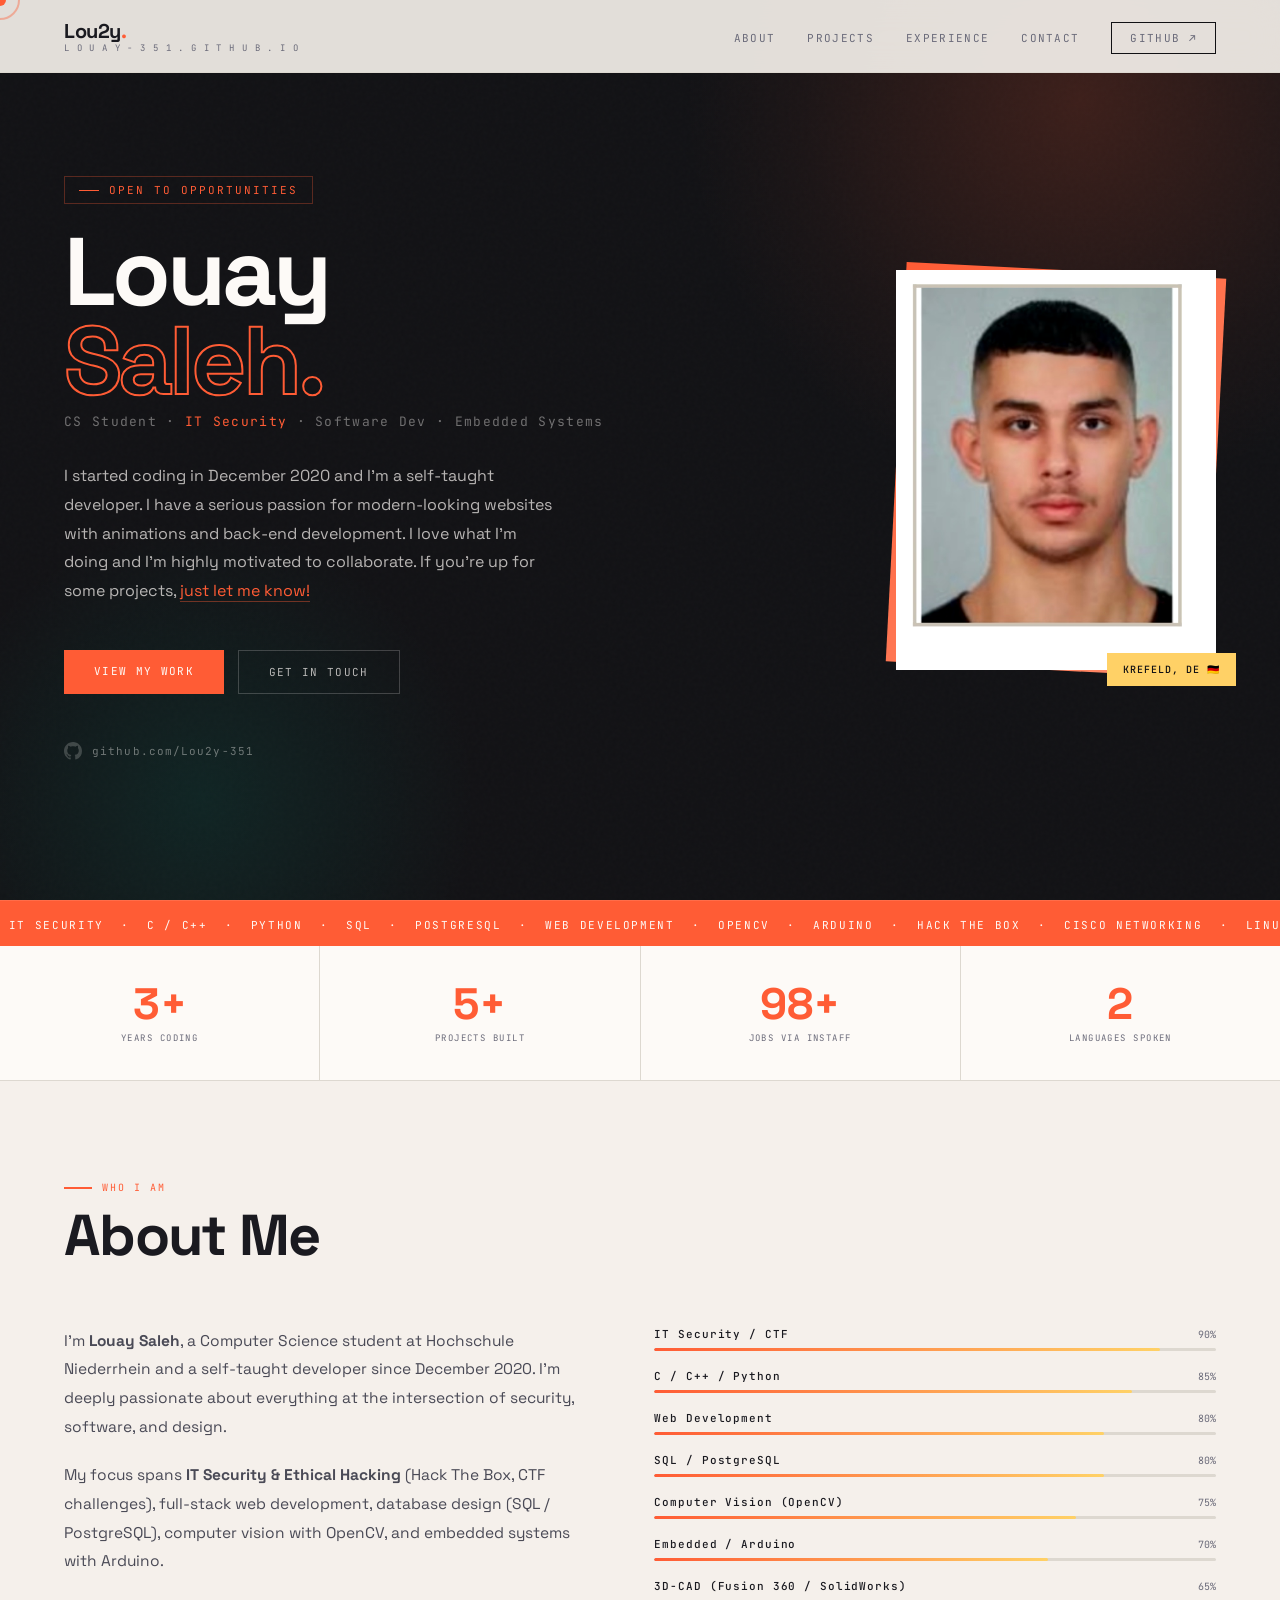
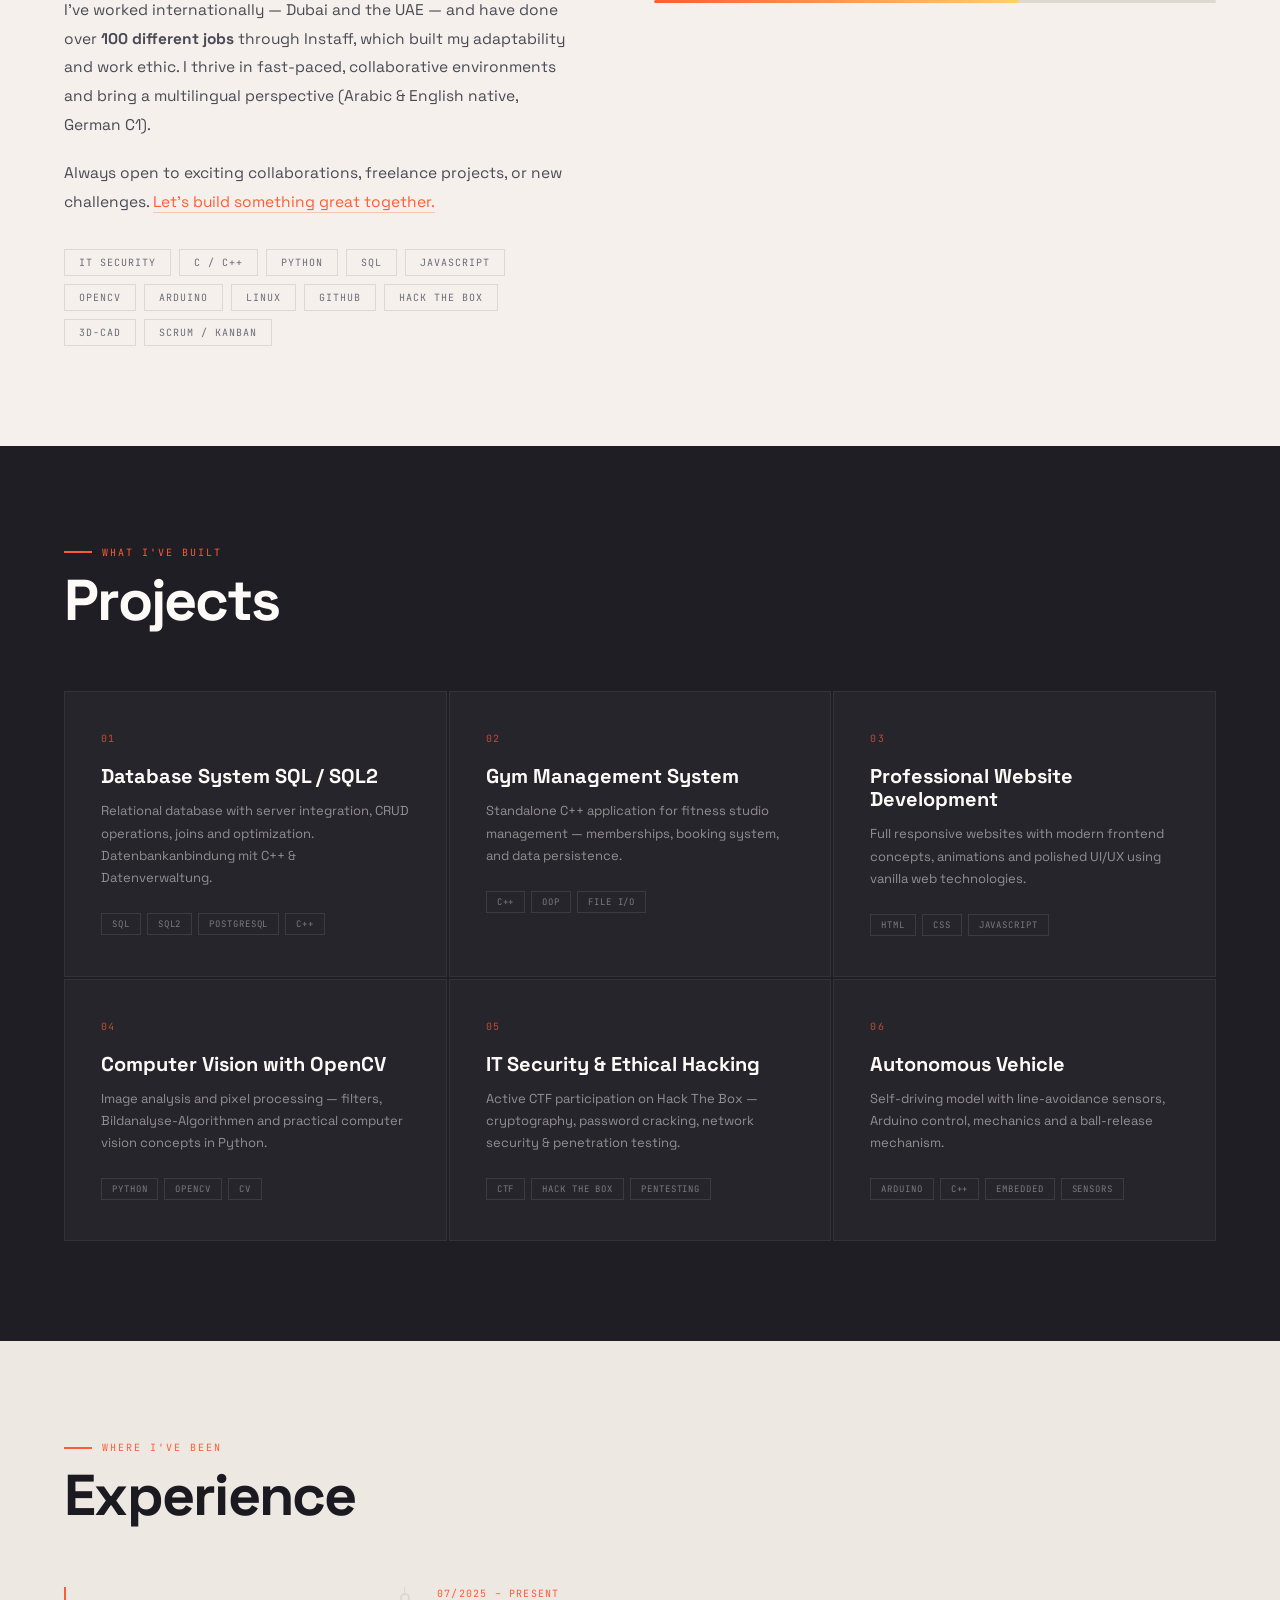
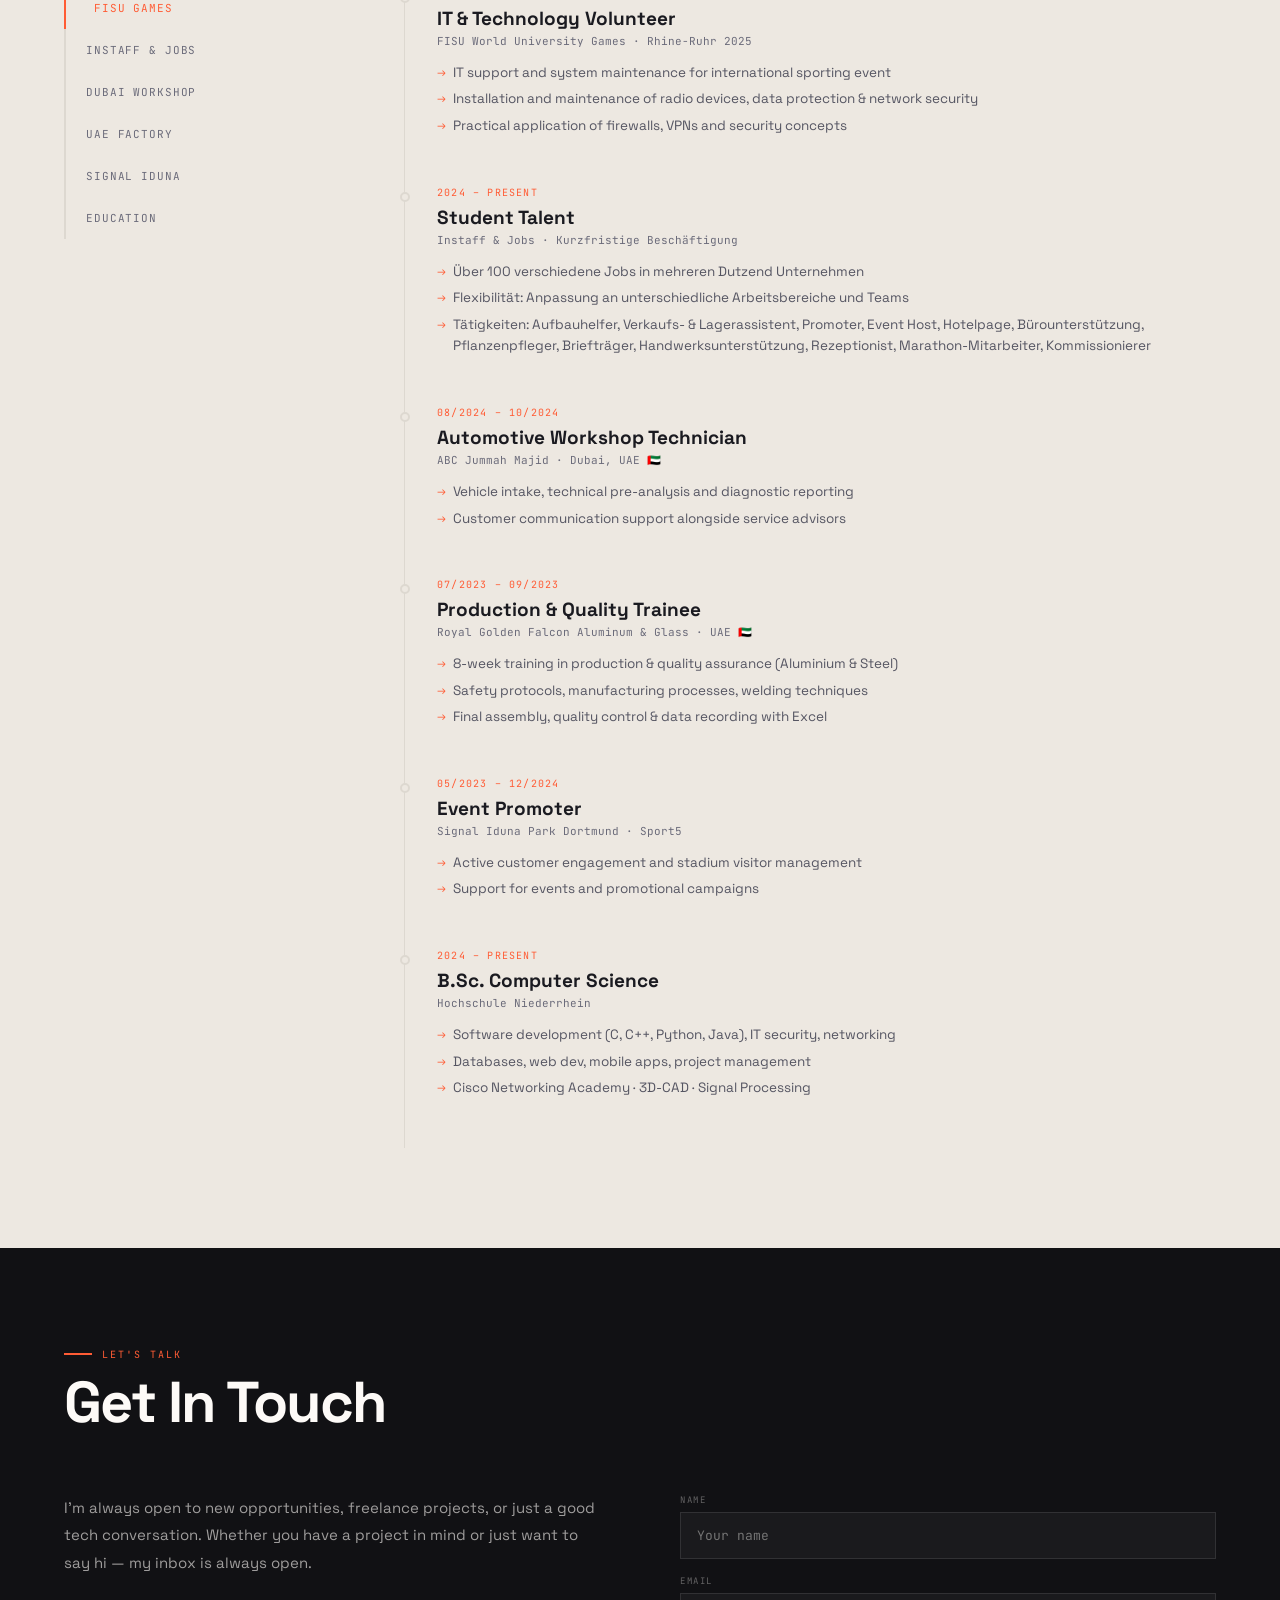
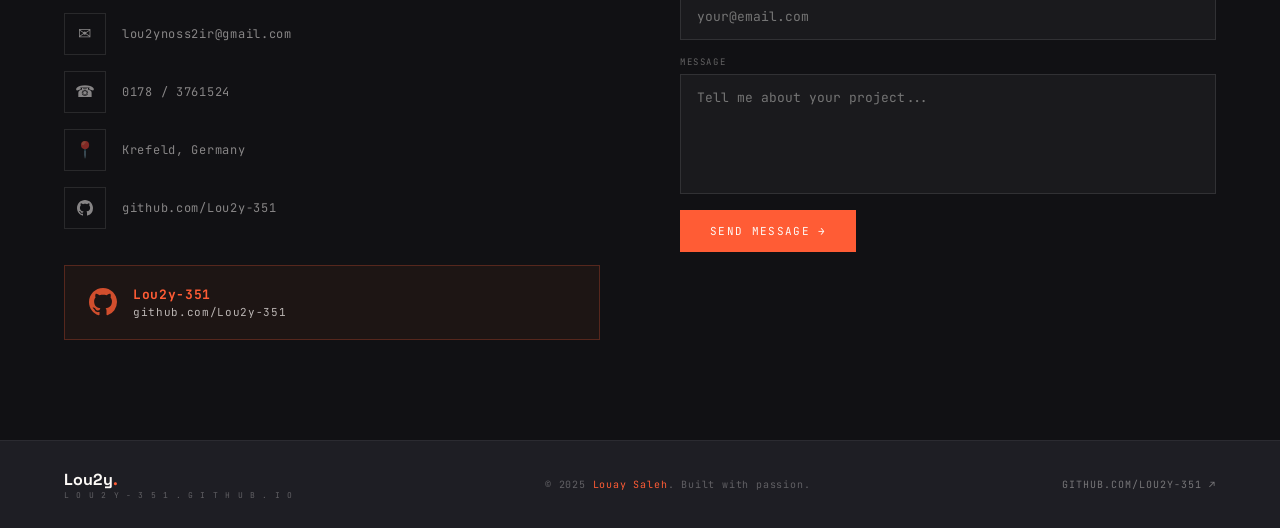
<file: index.html>
<!DOCTYPE html>
<html lang="en">
<head>
<meta charset="UTF-8">
<meta name="viewport" content="width=device-width, initial-scale=1.0">
<title>Louay Saleh | Portfolio</title>
<link href="https://fonts.googleapis.com/css2?family=Clash+Display:wght@400;500;600;700&family=Space+Grotesk:wght@300;400;500;600;700&family=JetBrains+Mono:wght@300;400;500&display=swap" rel="stylesheet">
<style>
*,*::before,*::after{box-sizing:border-box;margin:0;padding:0}
:root{
  --bg:#f5f0eb;
  --bg2:#ede8e1;
  --dark:#111114;
  --dark2:#1e1e24;
  --orange:#ff5c35;
  --orange2:#ff7a57;
  --yellow:#ffd166;
  --teal:#00c9a7;
  --text:#1a1a20;
  --muted:#6b6b7a;
  --border:#ddd8d0;
  --white:#fdfaf7;
  --sans:'Space Grotesk',sans-serif;
  --display:'Space Grotesk',sans-serif;
  --mono:'JetBrains Mono',monospace;
}
html{scroll-behavior:smooth}
body{font-family:var(--sans);background:var(--bg);color:var(--text);overflow-x:hidden;cursor:none}

/* Cursor */
#cur{position:fixed;width:12px;height:12px;background:var(--orange);border-radius:50%;pointer-events:none;z-index:9999;transform:translate(-50%,-50%);transition:width .2s,height .2s,background .2s}
#cur-ring{position:fixed;width:40px;height:40px;border:2px solid var(--orange);border-radius:50%;pointer-events:none;z-index:9998;transform:translate(-50%,-50%);transition:transform .08s linear,opacity .3s;opacity:.4}
body:has(a:hover) #cur,body:has(button:hover) #cur{width:20px;height:20px;background:var(--yellow)}

/* Scrollbar */
::-webkit-scrollbar{width:4px}
::-webkit-scrollbar-track{background:var(--bg)}
::-webkit-scrollbar-thumb{background:var(--orange);border-radius:2px}

/* NAV */
nav{
  position:fixed;top:0;left:0;right:0;z-index:100;
  display:flex;align-items:center;justify-content:space-between;
  padding:18px 64px;
  background:rgba(245,240,235,.92);
  backdrop-filter:blur(16px);
  border-bottom:1px solid var(--border);
}
.nav-logo{
  font-family:var(--display);font-size:20px;font-weight:700;
  color:var(--text);text-decoration:none;letter-spacing:-.02em;
}
.nav-logo span{color:var(--orange)}
.nav-logo sub{
  font-family:var(--mono);font-size:9px;font-weight:400;
  color:var(--muted);letter-spacing:.15em;text-transform:uppercase;
  display:block;margin-top:-2px;
}
.nav-links{display:flex;gap:32px;list-style:none;align-items:center}
.nav-links a{
  font-family:var(--mono);font-size:11px;color:var(--muted);
  text-decoration:none;letter-spacing:.12em;text-transform:uppercase;
  transition:color .2s;position:relative;
}
.nav-links a::after{
  content:'';position:absolute;bottom:-3px;left:0;
  width:0;height:2px;background:var(--orange);
  transition:width .25s ease;
}
.nav-links a:hover{color:var(--text)}
.nav-links a:hover::after{width:100%}
.nav-gh{
  font-family:var(--mono);font-size:11px;
  padding:8px 18px;
  border:1.5px solid var(--dark);
  color:var(--dark);text-decoration:none;
  letter-spacing:.1em;text-transform:uppercase;
  transition:background .2s,color .2s;
}
.nav-gh:hover{background:var(--dark);color:var(--white)}

/* HERO */
#hero{
  min-height:100vh;
  display:flex;align-items:center;
  padding:120px 64px 80px;
  position:relative;overflow:hidden;
  background:var(--dark);
}
.hero-noise{
  position:absolute;inset:0;
  background-image:url("data:image/svg+xml,%3Csvg viewBox='0 0 256 256' xmlns='http://www.w3.org/2000/svg'%3E%3Cfilter id='noise'%3E%3CfeTurbulence type='fractalNoise' baseFrequency='0.9' numOctaves='4' stitchTiles='stitch'/%3E%3C/filter%3E%3Crect width='100%25' height='100%25' filter='url(%23noise)' opacity='0.04'/%3E%3C/svg%3E");
  opacity:.6;pointer-events:none;
}
.hero-blob{
  position:absolute;top:-300px;right:-200px;
  width:800px;height:800px;
  background:radial-gradient(circle,rgba(255,92,53,.18) 0%,rgba(255,92,53,.04) 50%,transparent 70%);
  pointer-events:none;
  animation:blobFloat 8s ease-in-out infinite alternate;
}
.hero-blob2{
  position:absolute;bottom:-200px;left:-100px;
  width:600px;height:600px;
  background:radial-gradient(circle,rgba(0,201,167,.1) 0%,transparent 65%);
  pointer-events:none;
  animation:blobFloat 10s ease-in-out infinite alternate-reverse;
}
@keyframes blobFloat{0%{transform:translate(0,0) scale(1)}100%{transform:translate(30px,-40px) scale(1.05)}}

.hero-inner{
  position:relative;z-index:2;
  display:flex;align-items:center;gap:80px;
  width:100%;max-width:1200px;margin:0 auto;
}
.hero-left{flex:1}
.hero-eyebrow{
  display:inline-flex;align-items:center;gap:10px;
  font-family:var(--mono);font-size:11px;
  letter-spacing:.18em;text-transform:uppercase;
  color:var(--orange);margin-bottom:24px;
  padding:6px 14px;border:1px solid rgba(255,92,53,.3);
}
.hero-eyebrow::before{content:'';width:20px;height:1px;background:var(--orange)}
h1.hero-name{
  font-family:var(--display);
  font-size:clamp(56px,7.5vw,100px);
  font-weight:700;line-height:.92;
  letter-spacing:-.04em;color:var(--white);
  margin-bottom:8px;
}
h1.hero-name .accent{
  color:transparent;
  -webkit-text-stroke:2px var(--orange);
}
.hero-title{
  font-family:var(--mono);font-size:13px;
  color:rgba(253,250,247,.4);letter-spacing:.1em;
  margin-bottom:32px;
}
.hero-title span{color:var(--orange)}
.hero-desc{
  font-size:16px;line-height:1.8;
  color:rgba(253,250,247,.7);
  max-width:500px;margin-bottom:44px;
}
.hero-desc a{color:var(--orange);text-decoration:none;border-bottom:1px solid rgba(255,92,53,.4)}
.hero-desc a:hover{border-color:var(--orange)}
.hero-btns{display:flex;gap:14px;flex-wrap:wrap;margin-bottom:48px}
.btn-fill{
  font-family:var(--mono);font-size:11px;letter-spacing:.12em;
  text-transform:uppercase;padding:14px 30px;
  background:var(--orange);color:var(--white);
  border:none;text-decoration:none;display:inline-block;
  transition:background .2s,transform .15s;cursor:none;
}
.btn-fill:hover{background:var(--orange2);transform:translateY(-2px)}
.btn-ghost{
  font-family:var(--mono);font-size:11px;letter-spacing:.12em;
  text-transform:uppercase;padding:14px 30px;
  background:transparent;color:rgba(253,250,247,.7);
  border:1px solid rgba(253,250,247,.2);text-decoration:none;
  display:inline-block;transition:border-color .2s,color .2s,transform .15s;cursor:none;
}
.btn-ghost:hover{border-color:var(--orange);color:var(--white);transform:translateY(-2px)}

.hero-github{
  display:inline-flex;align-items:center;gap:10px;
  font-family:var(--mono);font-size:11px;
  color:rgba(253,250,247,.4);letter-spacing:.1em;
  text-decoration:none;transition:color .2s;
}
.hero-github:hover{color:var(--orange)}
.hero-github svg{opacity:.5;transition:opacity .2s}
.hero-github:hover svg{opacity:1}

/* Hero photo */
.hero-photo{
  position:relative;flex-shrink:0;
}
.hero-photo-frame{
  width:320px;height:400px;
  position:relative;
}
.hero-photo-bg{
  position:absolute;inset:0;
  background:linear-gradient(135deg,var(--orange) 0%,#ff8c6b 100%);
  transform:rotate(3deg);
  transition:transform .3s ease;
}
.hero-photo:hover .hero-photo-bg{transform:rotate(5deg) scale(1.02)}
.hero-photo-img{
  position:absolute;inset:0;z-index:1;overflow:hidden;
}
.hero-photo-img img{
  width:100%;height:100%;
  object-fit:cover;object-position:center 10%;
  filter:saturate(0.9) contrast(1.05);
  transition:filter .3s;
}
.hero-photo:hover .hero-photo-img img{filter:saturate(1.1) contrast(1.05)}
.hero-photo-tag{
  position:absolute;bottom:-16px;right:-20px;z-index:2;
  background:var(--yellow);color:var(--dark);
  font-family:var(--mono);font-size:10px;
  letter-spacing:.1em;text-transform:uppercase;
  padding:10px 16px;font-weight:500;
}

/* TICKER */
.ticker{
  background:var(--orange);
  overflow:hidden;white-space:nowrap;
  padding:12px 0;
  border-top:1px solid rgba(255,255,255,.1);
}
.ticker-inner{
  display:inline-block;
  animation:ticker 25s linear infinite;
  font-family:var(--mono);font-size:11px;
  letter-spacing:.15em;text-transform:uppercase;
  color:var(--white);
}
@keyframes ticker{from{transform:translateX(0)}to{transform:translateX(-50%)}}

/* STATS */
.stats{
  background:var(--white);
  display:flex;border-bottom:1px solid var(--border);
}
.stat{
  flex:1;padding:36px 32px;
  border-right:1px solid var(--border);
  text-align:center;
}
.stat:last-child{border-right:none}
.stat-n{
  font-family:var(--display);font-size:44px;font-weight:700;
  color:var(--orange);line-height:1;margin-bottom:6px;
}
.stat-l{
  font-family:var(--mono);font-size:9px;
  color:var(--muted);letter-spacing:.16em;text-transform:uppercase;
}

/* SECTIONS common */
section{padding:100px 64px}
.s-inner{max-width:1200px;margin:0 auto}
.s-tag{
  font-family:var(--mono);font-size:10px;
  letter-spacing:.2em;text-transform:uppercase;
  color:var(--orange);
  display:flex;align-items:center;gap:10px;
  margin-bottom:14px;
}
.s-tag::before{content:'';width:28px;height:2px;background:var(--orange)}
.s-title{
  font-family:var(--display);
  font-size:clamp(36px,4.5vw,60px);
  font-weight:700;line-height:.95;
  letter-spacing:-.03em;margin-bottom:64px;
}

/* ABOUT */
#about{background:var(--bg)}
.about-grid{display:grid;grid-template-columns:1fr 1.1fr;gap:80px;align-items:start}
.about-text p{font-size:15.5px;line-height:1.85;color:#4a4a56;margin-bottom:20px}
.about-text a{color:var(--orange);text-decoration:none;border-bottom:1px solid rgba(255,92,53,.3)}
.about-text a:hover{border-color:var(--orange)}
.about-tags{display:flex;flex-wrap:wrap;gap:8px;margin-top:32px}
.about-tag{
  font-family:var(--mono);font-size:10px;
  letter-spacing:.1em;text-transform:uppercase;
  padding:6px 14px;
  border:1.5px solid var(--border);
  color:var(--muted);
  transition:border-color .2s,color .2s,background .2s;
}
.about-tag:hover{border-color:var(--orange);color:var(--orange);background:rgba(255,92,53,.04)}

/* Skills */
.skills-col{display:flex;flex-direction:column;gap:18px}
.sk-row{display:flex;flex-direction:column;gap:7px}
.sk-head{display:flex;justify-content:space-between;align-items:baseline}
.sk-name{font-family:var(--mono);font-size:11px;letter-spacing:.08em;color:var(--text);font-weight:500}
.sk-pct{font-family:var(--mono);font-size:10px;color:var(--muted)}
.sk-track{height:3px;background:var(--border);border-radius:2px;overflow:hidden}
.sk-fill{height:100%;background:linear-gradient(90deg,var(--orange),var(--yellow));border-radius:2px;width:0;transition:width 1.4s cubic-bezier(.4,0,.2,1)}

/* PROJECTS */
#projects{background:var(--dark2)}
#projects .s-title{color:var(--white)}
#projects .s-tag{color:var(--orange)}
.proj-grid{display:grid;grid-template-columns:repeat(3,1fr);gap:2px}
.proj-card{
  background:rgba(255,255,255,.03);
  border:1px solid rgba(255,255,255,.06);
  padding:40px 36px;position:relative;overflow:hidden;
  transition:transform .25s,border-color .25s,background .25s;
}
.proj-card::after{
  content:'';position:absolute;
  bottom:0;left:0;right:0;height:3px;
  background:linear-gradient(90deg,var(--orange),var(--yellow));
  transform:scaleX(0);transform-origin:left;
  transition:transform .35s ease;
}
.proj-card:hover{transform:translateY(-6px);border-color:rgba(255,92,53,.25);background:rgba(255,92,53,.04)}
.proj-card:hover::after{transform:scaleX(1)}
.proj-num{
  font-family:var(--mono);font-size:10px;
  color:var(--orange);letter-spacing:.14em;
  margin-bottom:20px;opacity:.7;
}
.proj-name{
  font-family:var(--display);font-size:20px;font-weight:700;
  color:var(--white);line-height:1.15;margin-bottom:12px;
}
.proj-desc{font-size:13px;color:rgba(253,250,247,.5);line-height:1.7;margin-bottom:24px}
.proj-tags{display:flex;flex-wrap:wrap;gap:6px}
.ptag{
  font-family:var(--mono);font-size:9px;
  letter-spacing:.1em;text-transform:uppercase;
  padding:4px 10px;
  border:1px solid rgba(255,255,255,.1);
  color:rgba(253,250,247,.4);
}

/* EXPERIENCE */
#experience{background:var(--bg2)}
.xp-grid{display:grid;grid-template-columns:280px 1fr;gap:60px;align-items:start}
.xp-nav{position:sticky;top:100px}
.xp-nav-item{
  display:block;padding:14px 20px;
  font-family:var(--mono);font-size:11px;
  letter-spacing:.08em;text-transform:uppercase;
  color:var(--muted);text-decoration:none;
  border-left:2px solid var(--border);
  transition:color .2s,border-color .2s,padding-left .2s;
}
.xp-nav-item:hover,.xp-nav-item.active{
  color:var(--orange);border-color:var(--orange);padding-left:28px;
}
.timeline{display:flex;flex-direction:column;gap:0}
.tl-item{
  padding:0 0 44px 32px;
  border-left:1px solid var(--border);
  position:relative;
}
.tl-item::before{
  content:'';position:absolute;left:-5px;top:6px;
  width:10px;height:10px;border-radius:50%;
  background:var(--bg2);border:2px solid var(--border);
  transition:border-color .3s,background .3s;
}
.tl-item:hover::before{border-color:var(--orange);background:var(--orange)}
.tl-date{
  font-family:var(--mono);font-size:10px;
  color:var(--orange);letter-spacing:.12em;text-transform:uppercase;
  margin-bottom:6px;
}
.tl-role{font-family:var(--display);font-size:19px;font-weight:700;margin-bottom:3px}
.tl-co{font-family:var(--mono);font-size:11px;color:var(--muted);margin-bottom:14px}
.tl-li{list-style:none}
.tl-li li{
  font-size:13.5px;color:#555562;
  padding-left:16px;position:relative;
  margin-bottom:5px;line-height:1.6;
}
.tl-li li::before{
  content:'→';position:absolute;left:0;
  color:var(--orange);font-size:11px;top:2px;
}

/* CONTACT */
#contact{background:var(--dark)}
#contact .s-title{color:var(--white)}
#contact .s-tag{color:var(--orange)}
.contact-wrap{display:grid;grid-template-columns:1fr 1fr;gap:80px;align-items:start}
.contact-left p{font-size:15px;line-height:1.85;color:rgba(253,250,247,.6);margin-bottom:36px}
.contact-items{display:flex;flex-direction:column;gap:16px}
.ci{
  display:flex;align-items:center;gap:16px;
  text-decoration:none;
  font-family:var(--mono);font-size:12px;
  color:rgba(253,250,247,.5);letter-spacing:.06em;
  transition:color .2s;
}
.ci-icon{
  width:42px;height:42px;flex-shrink:0;
  border:1px solid rgba(255,255,255,.1);
  display:flex;align-items:center;justify-content:center;
  font-size:16px;
  transition:border-color .2s,background .2s;
}
.ci:hover{color:var(--white)}
.ci:hover .ci-icon{border-color:var(--orange);background:rgba(255,92,53,.1)}
.gh-feature{
  margin-top:36px;
  padding:20px 24px;
  border:1px solid rgba(255,92,53,.25);
  background:rgba(255,92,53,.05);
  display:flex;align-items:center;gap:16px;
}
.gh-feature-text{font-family:var(--mono);font-size:11px;color:rgba(253,250,247,.7);letter-spacing:.06em}
.gh-feature-text strong{color:var(--orange);display:block;font-size:13px;margin-bottom:2px}
.contact-form{display:flex;flex-direction:column;gap:16px}
.fg{display:flex;flex-direction:column;gap:6px}
.fg label{font-family:var(--mono);font-size:9px;letter-spacing:.18em;text-transform:uppercase;color:rgba(253,250,247,.35)}
.fg input,.fg textarea{
  background:rgba(255,255,255,.04);
  border:1px solid rgba(255,255,255,.1);
  color:var(--white);padding:14px 16px;
  font-family:var(--mono);font-size:13px;
  outline:none;resize:none;
  transition:border-color .2s,background .2s;
}
.fg input:focus,.fg textarea:focus{border-color:var(--orange);background:rgba(255,92,53,.04)}
.fg textarea{min-height:120px}

/* FOOTER */
footer{
  background:var(--dark2);
  border-top:1px solid rgba(255,255,255,.06);
  padding:28px 64px;
  display:flex;justify-content:space-between;align-items:center;
}
.ft-logo{
  font-family:var(--display);font-size:16px;font-weight:700;
  color:var(--white);text-decoration:none;
}
.ft-logo span{color:var(--orange)}
.ft-logo sub{
  font-family:var(--mono);font-size:8px;font-weight:400;
  color:rgba(253,250,247,.3);letter-spacing:.15em;
  display:block;
}
.ft-copy{font-family:var(--mono);font-size:10px;color:rgba(253,250,247,.3);letter-spacing:.08em}
.ft-copy span{color:var(--orange)}
.ft-gh{
  font-family:var(--mono);font-size:10px;
  color:rgba(253,250,247,.4);text-decoration:none;
  letter-spacing:.1em;text-transform:uppercase;
  transition:color .2s;
}
.ft-gh:hover{color:var(--orange)}

/* Animations */
.reveal{opacity:0;transform:translateY(28px);transition:opacity .7s ease,transform .7s ease}
.reveal.visible{opacity:1;transform:translateY(0)}
.rd1{transition-delay:.1s}.rd2{transition-delay:.2s}.rd3{transition-delay:.3s}

@media(max-width:900px){
  nav{padding:14px 24px}
  .nav-links{display:none}
  #hero{padding:100px 24px 64px}
  .hero-inner{flex-direction:column-reverse;gap:40px}
  .hero-photo-frame{width:240px;height:300px}
  section{padding:70px 24px}
  .about-grid,.xp-grid,.contact-wrap{grid-template-columns:1fr;gap:48px}
  .xp-nav{display:none}
  .proj-grid{grid-template-columns:1fr}
  footer{padding:20px 24px;flex-direction:column;gap:12px;text-align:center}
}
</style>
</head>
<body>
<div id="cur"></div>
<div id="cur-ring"></div>

<!-- NAV -->
<nav>
  <a class="nav-logo" href="#hero">
    Lou2y<span>.</span>
    <sub>L O U A Y - 3 5 1 . G I T H U B . I O</sub>
  </a>
  <ul class="nav-links">
    <li><a href="#about">About</a></li>
    <li><a href="#projects">Projects</a></li>
    <li><a href="#experience">Experience</a></li>
    <li><a href="#contact">Contact</a></li>
    <li><a class="nav-gh" href="https://github.com/Lou2y-351" target="_blank">GitHub ↗</a></li>
  </ul>
</nav>

<!-- HERO -->
<section id="hero">
  <div class="hero-noise"></div>
  <div class="hero-blob"></div>
  <div class="hero-blob2"></div>
  <div class="hero-inner">
    <div class="hero-left">
      <div class="hero-eyebrow">Open to opportunities</div>
      <h1 class="hero-name">Louay<br><span class="accent">Saleh.</span></h1>
      <div class="hero-title">
        CS Student · <span>IT Security</span> · Software Dev · Embedded Systems
      </div>
      <p class="hero-desc">
        I started coding in December 2020 and I'm a self-taught developer. I have a serious passion for modern-looking websites with animations and back-end development. I love what I'm doing and I'm highly motivated to collaborate. If you're up for some projects, <a href="#contact">just let me know!</a>
      </p>
      <div class="hero-btns">
        <a href="#projects" class="btn-fill">View My Work</a>
        <a href="#contact" class="btn-ghost">Get In Touch</a>
      </div>
      <a class="hero-github" href="https://github.com/Lou2y-351" target="_blank">
        <svg width="18" height="18" viewBox="0 0 24 24" fill="currentColor"><path d="M12 0C5.37 0 0 5.37 0 12c0 5.31 3.435 9.795 8.205 11.385.6.105.825-.255.825-.57 0-.285-.015-1.23-.015-2.235-3.015.555-3.795-.735-4.035-1.41-.135-.345-.72-1.41-1.23-1.695-.42-.225-1.02-.78-.015-.795.945-.015 1.62.87 1.845 1.23 1.08 1.815 2.805 1.305 3.495.99.105-.78.42-1.305.765-1.605-2.67-.3-5.46-1.335-5.46-5.925 0-1.305.465-2.385 1.23-3.225-.12-.3-.54-1.53.12-3.18 0 0 1.005-.315 3.3 1.23.96-.27 1.98-.405 3-.405s2.04.135 3 .405c2.295-1.56 3.3-1.23 3.3-1.23.66 1.65.24 2.88.12 3.18.765.84 1.23 1.905 1.23 3.225 0 4.605-2.805 5.625-5.475 5.925.435.375.81 1.095.81 2.22 0 1.605-.015 2.895-.015 3.3 0 .315.225.69.825.57A12.02 12.02 0 0024 12c0-6.63-5.37-12-12-12z"/></svg>
        github.com/Lou2y-351
      </a>
    </div>
    <div class="hero-photo">
      <div class="hero-photo-frame">
        <div class="hero-photo-bg"></div>
        <div class="hero-photo-img">
          <img src="[data-uri]" alt="Louay Saleh">
        </div>
      </div>
      <div class="hero-photo-tag">Krefeld, DE 🇩🇪</div>
    </div>
  </div>
</section>

<!-- TICKER -->
<div class="ticker">
  <div class="ticker-inner">
    &nbsp;IT Security &nbsp;·&nbsp; C / C++ &nbsp;·&nbsp; Python &nbsp;·&nbsp; SQL &nbsp;·&nbsp; PostgreSQL &nbsp;·&nbsp; Web Development &nbsp;·&nbsp; OpenCV &nbsp;·&nbsp; Arduino &nbsp;·&nbsp; Hack The Box &nbsp;·&nbsp; Cisco Networking &nbsp;·&nbsp; Linux &nbsp;·&nbsp; Git &amp; GitHub &nbsp;·&nbsp; Fusion 360 &nbsp;·&nbsp; SolidWorks &nbsp;·&nbsp; 3D-Printing &nbsp;·&nbsp; Agile / Scrum &nbsp;·&nbsp; JavaScript &nbsp;·&nbsp; CTF Challenges &nbsp;·&nbsp; 
    IT Security &nbsp;·&nbsp; C / C++ &nbsp;·&nbsp; Python &nbsp;·&nbsp; SQL &nbsp;·&nbsp; PostgreSQL &nbsp;·&nbsp; Web Development &nbsp;·&nbsp; OpenCV &nbsp;·&nbsp; Arduino &nbsp;·&nbsp; Hack The Box &nbsp;·&nbsp; Cisco Networking &nbsp;·&nbsp; Linux &nbsp;·&nbsp; Git &amp; GitHub &nbsp;·&nbsp; Fusion 360 &nbsp;·&nbsp; SolidWorks &nbsp;·&nbsp; 3D-Printing &nbsp;·&nbsp; Agile / Scrum &nbsp;·&nbsp; JavaScript &nbsp;·&nbsp; CTF Challenges &nbsp;·&nbsp;
  </div>
</div>

<!-- STATS -->
<div class="stats">
  <div class="stat reveal"><div class="stat-n" data-target="4" data-suffix="+">0+</div><div class="stat-l">Years Coding</div></div>
  <div class="stat reveal rd1"><div class="stat-n" data-target="6" data-suffix="+">0+</div><div class="stat-l">Projects Built</div></div>
  <div class="stat reveal rd2"><div class="stat-n" data-target="100" data-suffix="+">0+</div><div class="stat-l">Jobs via Instaff</div></div>
  <div class="stat reveal rd3"><div class="stat-n" data-target="3" data-suffix="">0</div><div class="stat-l">Languages Spoken</div></div>
</div>

<!-- ABOUT -->
<section id="about">
  <div class="s-inner">
    <div class="s-tag">Who I am</div>
    <h2 class="s-title reveal">About Me</h2>
    <div class="about-grid">
      <div class="about-text reveal">
        <p>I'm <strong>Louay Saleh</strong>, a Computer Science student at Hochschule Niederrhein and a self-taught developer since December 2020. I'm deeply passionate about everything at the intersection of security, software, and design.</p>
        <p>My focus spans <strong>IT Security & Ethical Hacking</strong> (Hack The Box, CTF challenges), full-stack web development, database design (SQL / PostgreSQL), computer vision with OpenCV, and embedded systems with Arduino.</p>
        <p>I've worked internationally — Dubai and the UAE — and have done over <strong>100 different jobs</strong> through Instaff, which built my adaptability and work ethic. I thrive in fast-paced, collaborative environments and bring a multilingual perspective (Arabic & English native, German C1).</p>
        <p>Always open to exciting collaborations, freelance projects, or new challenges. <a href="#contact">Let's build something great together.</a></p>
        <div class="about-tags">
          <span class="about-tag">IT Security</span>
          <span class="about-tag">C / C++</span>
          <span class="about-tag">Python</span>
          <span class="about-tag">SQL</span>
          <span class="about-tag">JavaScript</span>
          <span class="about-tag">OpenCV</span>
          <span class="about-tag">Arduino</span>
          <span class="about-tag">Linux</span>
          <span class="about-tag">GitHub</span>
          <span class="about-tag">Hack The Box</span>
          <span class="about-tag">3D-CAD</span>
          <span class="about-tag">Scrum / Kanban</span>
        </div>
      </div>
      <div class="skills-col reveal rd1">
        <div class="sk-row"><div class="sk-head"><span class="sk-name">IT Security / CTF</span><span class="sk-pct">90%</span></div><div class="sk-track"><div class="sk-fill" data-w="90"></div></div></div>
        <div class="sk-row"><div class="sk-head"><span class="sk-name">C / C++ / Python</span><span class="sk-pct">85%</span></div><div class="sk-track"><div class="sk-fill" data-w="85"></div></div></div>
        <div class="sk-row"><div class="sk-head"><span class="sk-name">Web Development</span><span class="sk-pct">80%</span></div><div class="sk-track"><div class="sk-fill" data-w="80"></div></div></div>
        <div class="sk-row"><div class="sk-head"><span class="sk-name">SQL / PostgreSQL</span><span class="sk-pct">80%</span></div><div class="sk-track"><div class="sk-fill" data-w="80"></div></div></div>
        <div class="sk-row"><div class="sk-head"><span class="sk-name">Computer Vision (OpenCV)</span><span class="sk-pct">75%</span></div><div class="sk-track"><div class="sk-fill" data-w="75"></div></div></div>
        <div class="sk-row"><div class="sk-head"><span class="sk-name">Embedded / Arduino</span><span class="sk-pct">70%</span></div><div class="sk-track"><div class="sk-fill" data-w="70"></div></div></div>
        <div class="sk-row"><div class="sk-head"><span class="sk-name">3D-CAD (Fusion 360 / SolidWorks)</span><span class="sk-pct">65%</span></div><div class="sk-track"><div class="sk-fill" data-w="65"></div></div></div>
      </div>
    </div>
  </div>
</section>

<!-- PROJECTS -->
<section id="projects">
  <div class="s-inner">
    <div class="s-tag">What I've built</div>
    <h2 class="s-title reveal">Projects</h2>
    <div class="proj-grid">
      <div class="proj-card reveal"><div class="proj-num">01</div><div class="proj-name">Database System SQL / SQL2</div><div class="proj-desc">Relational database with server integration, CRUD operations, joins and optimization. Datenbankanbindung mit C++ & Datenverwaltung.</div><div class="proj-tags"><span class="ptag">SQL</span><span class="ptag">SQL2</span><span class="ptag">PostgreSQL</span><span class="ptag">C++</span></div></div>
      <div class="proj-card reveal rd1"><div class="proj-num">02</div><div class="proj-name">Gym Management System</div><div class="proj-desc">Standalone C++ application for fitness studio management — memberships, booking system, and data persistence.</div><div class="proj-tags"><span class="ptag">C++</span><span class="ptag">OOP</span><span class="ptag">File I/O</span></div></div>
      <div class="proj-card reveal rd2"><div class="proj-num">03</div><div class="proj-name">Professional Website Development</div><div class="proj-desc">Full responsive websites with modern frontend concepts, animations and polished UI/UX using vanilla web technologies.</div><div class="proj-tags"><span class="ptag">HTML</span><span class="ptag">CSS</span><span class="ptag">JavaScript</span></div></div>
      <div class="proj-card reveal"><div class="proj-num">04</div><div class="proj-name">Computer Vision with OpenCV</div><div class="proj-desc">Image analysis and pixel processing — filters, Bildanalyse-Algorithmen and practical computer vision concepts in Python.</div><div class="proj-tags"><span class="ptag">Python</span><span class="ptag">OpenCV</span><span class="ptag">CV</span></div></div>
      <div class="proj-card reveal rd1"><div class="proj-num">05</div><div class="proj-name">IT Security & Ethical Hacking</div><div class="proj-desc">Active CTF participation on Hack The Box — cryptography, password cracking, network security & penetration testing.</div><div class="proj-tags"><span class="ptag">CTF</span><span class="ptag">Hack The Box</span><span class="ptag">Pentesting</span></div></div>
      <div class="proj-card reveal rd2"><div class="proj-num">06</div><div class="proj-name">Autonomous Vehicle</div><div class="proj-desc">Self-driving model with line-avoidance sensors, Arduino control, mechanics and a ball-release mechanism.</div><div class="proj-tags"><span class="ptag">Arduino</span><span class="ptag">C++</span><span class="ptag">Embedded</span><span class="ptag">Sensors</span></div></div>
    </div>
  </div>
</section>

<!-- EXPERIENCE -->
<section id="experience">
  <div class="s-inner">
    <div class="s-tag">Where I've been</div>
    <h2 class="s-title reveal">Experience</h2>
    <div class="xp-grid">
      <div class="xp-nav">
        <a class="xp-nav-item active" href="#experience">FISU Games</a>
        <a class="xp-nav-item" href="#experience">Instaff & Jobs</a>
        <a class="xp-nav-item" href="#experience">Dubai Workshop</a>
        <a class="xp-nav-item" href="#experience">UAE Factory</a>
        <a class="xp-nav-item" href="#experience">Signal Iduna</a>
        <a class="xp-nav-item" href="#experience">Education</a>
      </div>
      <div class="timeline">
        <div class="tl-item reveal">
          <div class="tl-date">07/2025 – Present</div>
          <div class="tl-role">IT & Technology Volunteer</div>
          <div class="tl-co">FISU World University Games · Rhine-Ruhr 2025</div>
          <ul class="tl-li">
            <li>IT support and system maintenance for international sporting event</li>
            <li>Installation and maintenance of radio devices, data protection & network security</li>
            <li>Practical application of firewalls, VPNs and security concepts</li>
          </ul>
        </div>
        <div class="tl-item reveal rd1">
          <div class="tl-date">2024 – Present</div>
          <div class="tl-role">Student Talent</div>
          <div class="tl-co">Instaff & Jobs · Kurzfristige Beschäftigung</div>
          <ul class="tl-li">
            <li>Über 100 verschiedene Jobs in mehreren Dutzend Unternehmen</li>
            <li>Flexibilität: Anpassung an unterschiedliche Arbeitsbereiche und Teams</li>
            <li>Tätigkeiten: Aufbauhelfer, Verkaufs- & Lagerassistent, Promoter, Event Host, Hotelpage, Bürounterstützung, Pflanzenpfleger, Briefträger, Handwerksunterstützung, Rezeptionist, Marathon-Mitarbeiter, Kommissionierer</li>
          </ul>
        </div>
        <div class="tl-item reveal rd2">
          <div class="tl-date">08/2024 – 10/2024</div>
          <div class="tl-role">Automotive Workshop Technician</div>
          <div class="tl-co">ABC Jummah Majid · Dubai, UAE 🇦🇪</div>
          <ul class="tl-li">
            <li>Vehicle intake, technical pre-analysis and diagnostic reporting</li>
            <li>Customer communication support alongside service advisors</li>
          </ul>
        </div>
        <div class="tl-item reveal">
          <div class="tl-date">07/2023 – 09/2023</div>
          <div class="tl-role">Production & Quality Trainee</div>
          <div class="tl-co">Royal Golden Falcon Aluminum & Glass · UAE 🇦🇪</div>
          <ul class="tl-li">
            <li>8-week training in production & quality assurance (Aluminium & Steel)</li>
            <li>Safety protocols, manufacturing processes, welding techniques</li>
            <li>Final assembly, quality control & data recording with Excel</li>
          </ul>
        </div>
        <div class="tl-item reveal rd1">
          <div class="tl-date">05/2023 – 12/2024</div>
          <div class="tl-role">Event Promoter</div>
          <div class="tl-co">Signal Iduna Park Dortmund · Sport5</div>
          <ul class="tl-li">
            <li>Active customer engagement and stadium visitor management</li>
            <li>Support for events and promotional campaigns</li>
          </ul>
        </div>
        <div class="tl-item reveal rd2">
          <div class="tl-date">2024 – Present</div>
          <div class="tl-role">B.Sc. Computer Science</div>
          <div class="tl-co">Hochschule Niederrhein</div>
          <ul class="tl-li">
            <li>Software development (C, C++, Python, Java), IT security, networking</li>
            <li>Databases, web dev, mobile apps, project management</li>
            <li>Cisco Networking Academy · 3D-CAD · Signal Processing</li>
          </ul>
        </div>
      </div>
    </div>
  </div>
</section>

<!-- CONTACT -->
<section id="contact">
  <div class="s-inner">
    <div class="s-tag">Let's talk</div>
    <h2 class="s-title reveal">Get In Touch</h2>
    <div class="contact-wrap">
      <div class="contact-left reveal">
        <p>I'm always open to new opportunities, freelance projects, or just a good tech conversation. Whether you have a project in mind or just want to say hi — my inbox is always open.</p>
        <div class="contact-items">
          <a class="ci" href="mailto:lou2ynoss2ir@gmail.com"><div class="ci-icon">✉</div>lou2ynoss2ir@gmail.com</a>
          <a class="ci" href="tel:+4901783761524"><div class="ci-icon">☎</div>0178 / 3761524</a>
          <a class="ci" href="#"><div class="ci-icon">📍</div>Krefeld, Germany</a>
          <a class="ci" href="https://github.com/Lou2y-351" target="_blank">
            <div class="ci-icon">
              <svg width="16" height="16" viewBox="0 0 24 24" fill="currentColor"><path d="M12 0C5.37 0 0 5.37 0 12c0 5.31 3.435 9.795 8.205 11.385.6.105.825-.255.825-.57 0-.285-.015-1.23-.015-2.235-3.015.555-3.795-.735-4.035-1.41-.135-.345-.72-1.41-1.23-1.695-.42-.225-1.02-.78-.015-.795.945-.015 1.62.87 1.845 1.23 1.08 1.815 2.805 1.305 3.495.99.105-.78.42-1.305.765-1.605-2.67-.3-5.46-1.335-5.46-5.925 0-1.305.465-2.385 1.23-3.225-.12-.3-.54-1.53.12-3.18 0 0 1.005-.315 3.3 1.23.96-.27 1.98-.405 3-.405s2.04.135 3 .405c2.295-1.56 3.3-1.23 3.3-1.23.66 1.65.24 2.88.12 3.18.765.84 1.23 1.905 1.23 3.225 0 4.605-2.805 5.625-5.475 5.925.435.375.81 1.095.81 2.22 0 1.605-.015 2.895-.015 3.3 0 .315.225.69.825.57A12.02 12.02 0 0024 12c0-6.63-5.37-12-12-12z"/></svg>
            </div>
            github.com/Lou2y-351
          </a>
        </div>
        <div class="gh-feature">
          <svg width="28" height="28" viewBox="0 0 24 24" fill="rgba(255,92,53,.8)"><path d="M12 0C5.37 0 0 5.37 0 12c0 5.31 3.435 9.795 8.205 11.385.6.105.825-.255.825-.57 0-.285-.015-1.23-.015-2.235-3.015.555-3.795-.735-4.035-1.41-.135-.345-.72-1.41-1.23-1.695-.42-.225-1.02-.78-.015-.795.945-.015 1.62.87 1.845 1.23 1.08 1.815 2.805 1.305 3.495.99.105-.78.42-1.305.765-1.605-2.67-.3-5.46-1.335-5.46-5.925 0-1.305.465-2.385 1.23-3.225-.12-.3-.54-1.53.12-3.18 0 0 1.005-.315 3.3 1.23.96-.27 1.98-.405 3-.405s2.04.135 3 .405c2.295-1.56 3.3-1.23 3.3-1.23.66 1.65.24 2.88.12 3.18.765.84 1.23 1.905 1.23 3.225 0 4.605-2.805 5.625-5.475 5.925.435.375.81 1.095.81 2.22 0 1.605-.015 2.895-.015 3.3 0 .315.225.69.825.57A12.02 12.02 0 0024 12c0-6.63-5.37-12-12-12z"/></svg>
          <div class="gh-feature-text">
            <strong>Lou2y-351</strong>
            github.com/Lou2y-351
          </div>
        </div>
      </div>
      <form class="contact-form reveal rd1" onsubmit="handleForm(event)">
        <div class="fg"><label>Name</label><input type="text" placeholder="Your name" required></div>
        <div class="fg"><label>Email</label><input type="email" placeholder="your@email.com" required></div>
        <div class="fg"><label>Message</label><textarea placeholder="Tell me about your project..."></textarea></div>
        <button type="submit" class="btn-fill" style="border:none;cursor:none;width:fit-content;">Send Message →</button>
      </form>
    </div>
  </div>
</section>

<!-- FOOTER -->
<footer>
  <a class="ft-logo" href="#hero">
    Lou2y<span>.</span>
    <sub>L O U 2 Y - 3 5 1 . G I T H U B . I O</sub>
  </a>
  <div class="ft-copy">© 2025 <span>Louay Saleh</span>. Built with passion.</div>
  <a class="ft-gh" href="https://github.com/Lou2y-351" target="_blank">github.com/Lou2y-351 ↗</a>
</footer>

<script>
// Cursor
const cur=document.getElementById('cur'),ring=document.getElementById('cur-ring');
let mx=0,my=0,rx=0,ry=0;
document.addEventListener('mousemove',e=>{
  mx=e.clientX;my=e.clientY;
  cur.style.left=mx+'px';cur.style.top=my+'px';
});
(function anim(){
  rx+=(mx-rx)*.1;ry+=(my-ry)*.1;
  ring.style.left=rx+'px';ring.style.top=ry+'px';
  requestAnimationFrame(anim);
})();

// Reveal
const obs=new IntersectionObserver(es=>{es.forEach(e=>{if(e.isIntersecting)e.target.classList.add('visible')})},{threshold:.1});
document.querySelectorAll('.reveal').forEach(el=>obs.observe(el));

// Skill bars
const skObs=new IntersectionObserver(es=>{
  es.forEach(e=>{
    if(e.isIntersecting){
      e.target.querySelectorAll('.sk-fill').forEach(f=>f.style.width=f.dataset.w+'%');
      skObs.unobserve(e.target);
    }
  });
},{threshold:.3});
document.querySelectorAll('.skills-col').forEach(el=>skObs.observe(el));

// Counters
function counter(el,target,suffix){
  let s=0;const d=1800;
  const step=ts=>{
    if(!s)s=ts;
    const p=Math.min((ts-s)/d,1);
    el.textContent=Math.floor(p*target)+suffix;
    if(p<1)requestAnimationFrame(step);
  };
  requestAnimationFrame(step);
}
const stObs=new IntersectionObserver(es=>{
  es.forEach(e=>{
    if(e.isIntersecting){
      e.target.querySelectorAll('.stat-n').forEach(el=>{
        counter(el,+el.dataset.target,el.dataset.suffix);
      });
      stObs.unobserve(e.target);
    }
  });
},{threshold:.4});
stObs.observe(document.querySelector('.stats'));

// Form
function handleForm(e){
  e.preventDefault();
  const btn=e.target.querySelector('button');
  btn.textContent='Sent! ✓';btn.style.background='#00c9a7';
  setTimeout(()=>{btn.textContent='Send Message →';btn.style.background='';e.target.reset();},3000);
}
</script>
</body>
</html>
</file>
